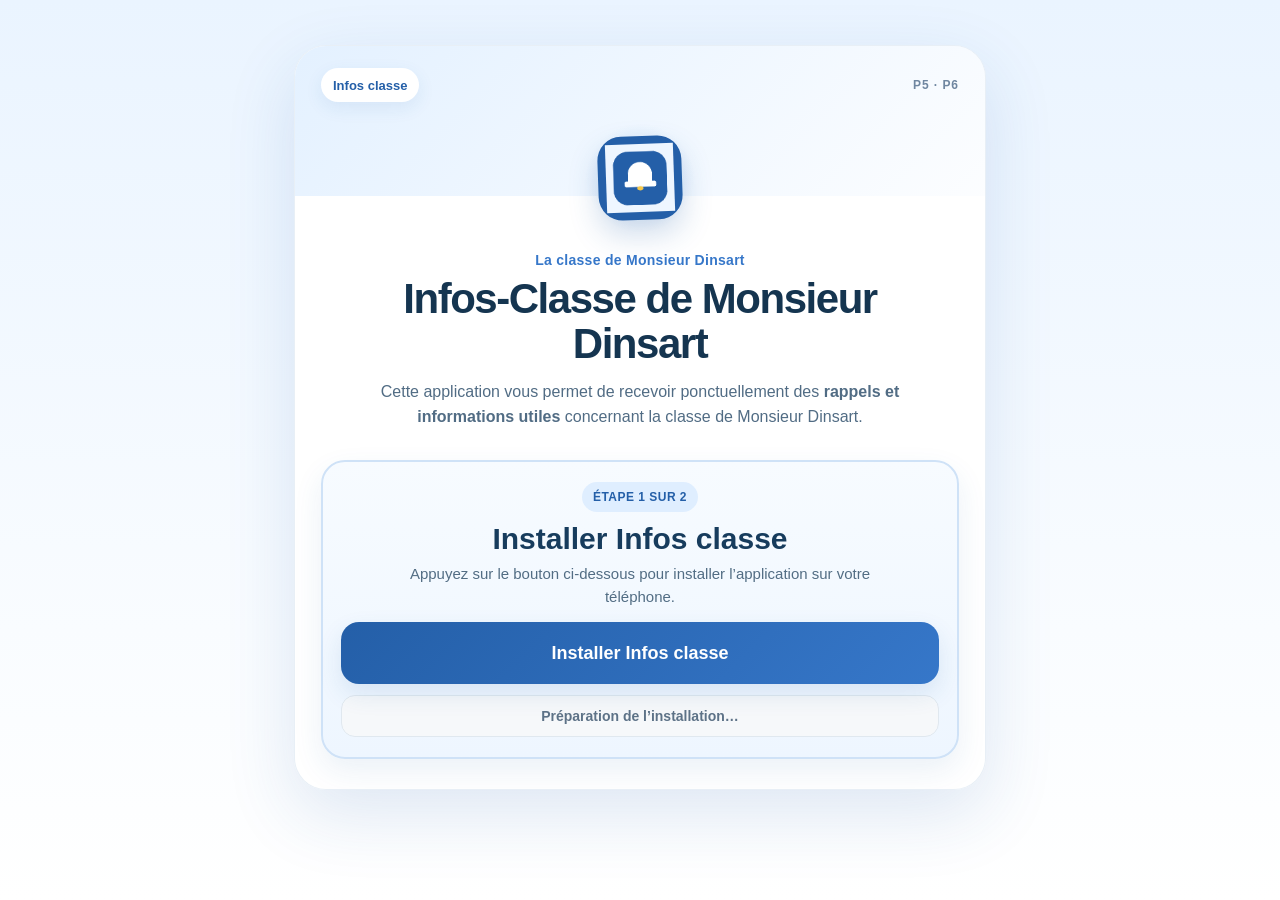
<file: index.html>
<!doctype html>
<html lang="fr-BE">
<head>
  <meta charset="utf-8">
  <meta name="viewport" content="width=device-width,initial-scale=1,viewport-fit=cover">
  <meta name="theme-color" content="#245fa8">
  <meta name="description" content="Rappels et informations utiles de la classe de Monsieur Dinsart.">
  <meta name="apple-mobile-web-app-capable" content="yes">
  <meta name="apple-mobile-web-app-status-bar-style" content="default">
  <meta name="apple-mobile-web-app-title" content="Infos classe">
  <link rel="manifest" href="manifest.webmanifest">
  <link rel="apple-touch-icon" href="icons/apple-touch-icon.png">
  <link rel="icon" href="icons/icon-192.png">
  <link rel="stylesheet" href="styles.css">
  <title>La classe de Monsieur Dinsart, infos</title>
</head>
<body>
  <div id="offline" class="offline">Hors connexion</div>

  <main class="app-shell parent-shell">
    <section class="parent-card">
      <div class="parent-topline">
        <span class="parent-badge">Infos classe</span>
        <span class="parent-mini">P5 · P6</span>
      </div>

      <div class="hero-modern">
        <div class="bell-wrap" aria-hidden="true">
          <div class="bell-glow"></div>
          <div class="logo modern-logo"><img src="icons/icon-192.png" alt=""></div>
        </div>
        <p class="eyebrow">La classe de Monsieur Dinsart</p>
        <h1>Infos-Classe de Monsieur Dinsart</h1>
        <p id="heroCopy" class="hero-copy">Cette application vous permet de recevoir ponctuellement des <strong>rappels et informations utiles</strong> concernant la classe de Monsieur Dinsart.</p>
      </div>

      <section id="setupPanel" class="setup-panel" aria-live="polite">
        <div class="setup-step" id="setupStep">Étape 1 sur 2</div>
        <h2 id="setupTitle">Installer Infos classe</h2>
        <p id="setupText">Appuyez sur le bouton ci-dessous pour installer l’application sur votre téléphone.</p>
        <div class="setup-actions">
          <button id="installBtn" class="btn btn-primary install-main">Installer Infos classe</button>
          <button id="notifyBtn" class="btn btn-primary notify-main hidden">
            <span aria-hidden="true">🔔</span>
            <span>Activer les notifications</span>
          </button>
        </div>
        <div id="status" class="status modern-status" role="status">Préparation de l’installation…</div>
        <button id="iosHelpBtn" class="btn-link hidden">Voir comment installer sur iPhone / iPad</button>
      </section>

      <div id="mainContent" class="main-content hidden">
        <div class="reminder-box" role="note" aria-label="Rappel important">
          <div class="reminder-icon" aria-hidden="true">!</div>
          <div>
            <strong>Un complément à nos communications habituelles</strong>
            <p>Les notifications sont envoyées <strong>à titre complémentaire, lorsque je l’estime nécessaire</strong>. Elles reprennent généralement des informations déjà communiquées dans <strong>le journal de classe ou la farde de communication</strong>. Elles peuvent également servir à transmettre une information urgente ou imprévue qui me serait parvenue après les heures de classe.</p>
            <p>Les notifications ne sont donc pas envoyées de manière systématique. Leur absence ne signifie pas qu’il n’y a aucune information à prendre en compte.</p>
            <p class="reference-message"><strong>Le journal de classe et la farde de communication restent les moyens de communication de référence et doivent être consultés quotidiennement.</strong></p>
          </div>
        </div>

        <div class="parent-actions">
          <button id="historyBtn" class="btn btn-light history-main">
            <span aria-hidden="true">📬</span>
            <span>Mes notifications</span>
          </button>
        </div>

        <section id="notificationHistory" class="notification-history hidden" aria-labelledby="historyTitle">
          <div class="history-head">
            <div>
              <p class="history-kicker">Historique</p>
              <h2 id="historyTitle">Mes notifications</h2>
            </div>
            <button id="closeHistoryBtn" class="history-close" type="button" aria-label="Fermer l’historique">×</button>
          </div>
          <p class="history-note">Les notifications reçues sur ce téléphone restent consultables ici.</p>
          <div id="historyList" class="history-list" aria-live="polite"></div>
        </section>

        <div class="privacy-line">
          <span aria-hidden="true">🔒</span>
          <span>Canal d’information uniquement · aucune réponse possible</span>
        </div>
      </div>
    </section>
  </main>

  <dialog id="iosDialog">
    <div class="modal ios-install-modal">
      <p class="history-kicker">Installation iPhone / iPad</p>
      <h2>Installer Infos classe</h2>
      <p>Trois gestes seulement :</p>
      <ol>
        <li>Touchez <strong>Partager</strong> dans votre navigateur.</li>
        <li>Choisissez <strong>Sur l’écran d’accueil</strong>.</li>
        <li>Touchez <strong>Ajouter</strong>.</li>
      </ol>
      <p><strong>Ensuite, ouvrez Infos classe depuis l’écran d’accueil.</strong> L’application vous demandera d’activer les notifications.</p>
      <button id="closeIosDialog" class="btn btn-primary" style="width:100%">J’ai compris</button>
    </div>
  </dialog>

  <script src="config.js"></script>
  <script type="module" src="app.js"></script>
</body>
</html>
</file>
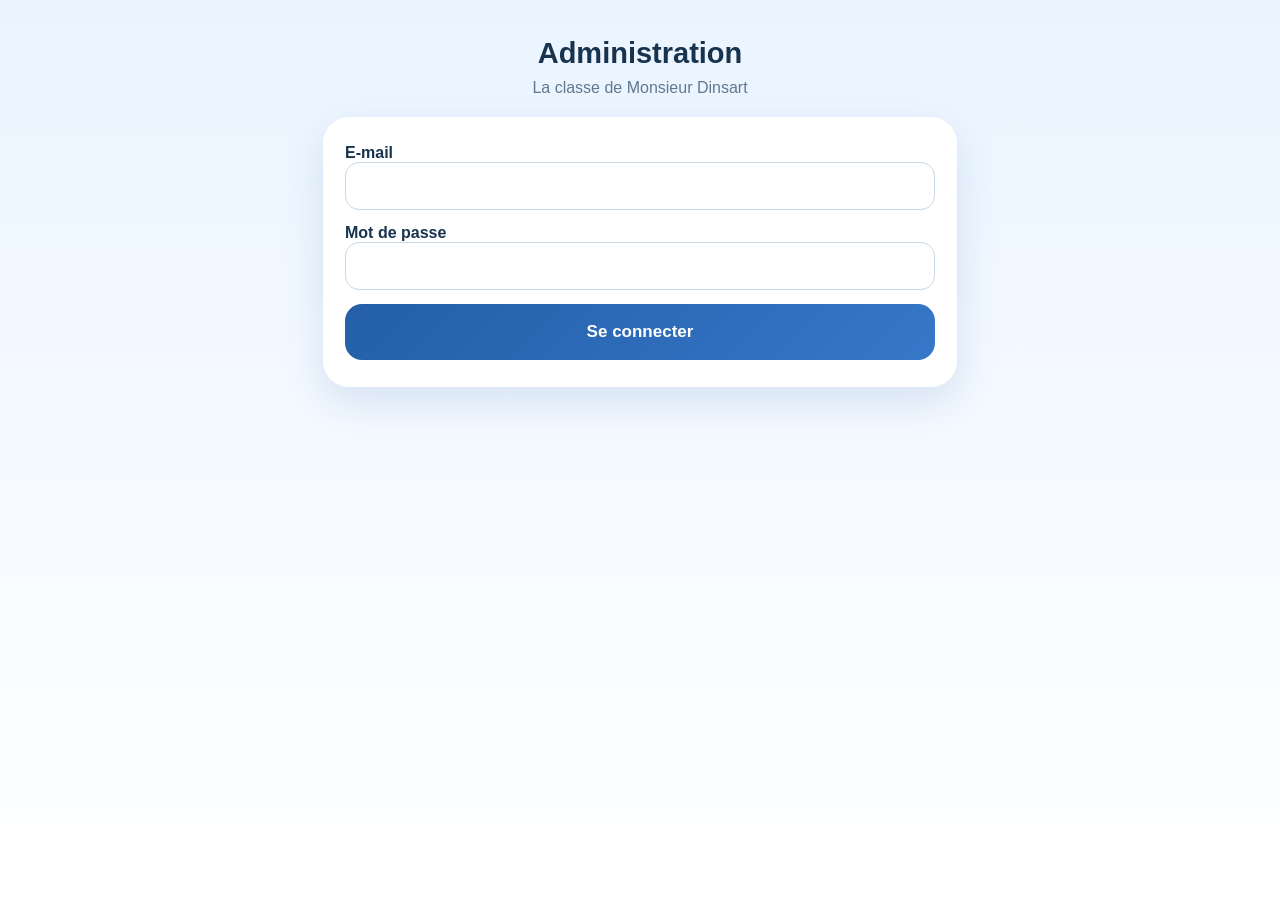
<file: admin/index.html>
<!doctype html><html lang="fr-BE"><head><meta charset="utf-8"><meta name="viewport" content="width=device-width,initial-scale=1,viewport-fit=cover"><meta name="robots" content="noindex,nofollow"><meta name="theme-color" content="#245fa8"><link rel="stylesheet" href="../styles.css"><title>Administration — La classe de Monsieur Dinsart</title></head><body><main class="admin-wrap"><header class="admin-head"><h1>Administration</h1><p>La classe de Monsieur Dinsart</p></header><section id="loginCard" class="card"><form id="loginForm" class="form"><div><label for="email">E-mail</label><input id="email" type="email" autocomplete="username" required></div><div><label for="password">Mot de passe</label><input id="password" type="password" autocomplete="current-password" required></div><button class="btn btn-primary" type="submit">Se connecter</button><div id="loginResult" class="result hidden" role="status"></div></form></section><section id="adminCard" class="card hidden"><div class="metric"><strong id="subscriberCount">—</strong><span>appareils abonnés</span></div><form id="sendForm" class="form"><div><label for="title">Titre</label><input id="title" maxlength="70" placeholder="Ex. Excursion demain" required></div><div><label for="message">Message</label><textarea id="message" maxlength="350" placeholder="Ex. N’oubliez pas le pique-nique, la gourde et une veste." required></textarea></div><button id="sendBtn" class="btn btn-primary" type="submit">ENVOYER LA NOTIFICATION</button><div id="sendResult" class="result hidden" role="status"></div></form><p class="admin-note">Les parents peuvent uniquement recevoir la notification. Cette interface n’est jamais affichée dans l’application parents.</p><button id="logoutBtn" class="btn btn-light" style="width:100%;margin-top:10px">Se déconnecter</button></section></main><script src="../config.js"></script><script type="module" src="admin.js"></script></body></html>
</file>
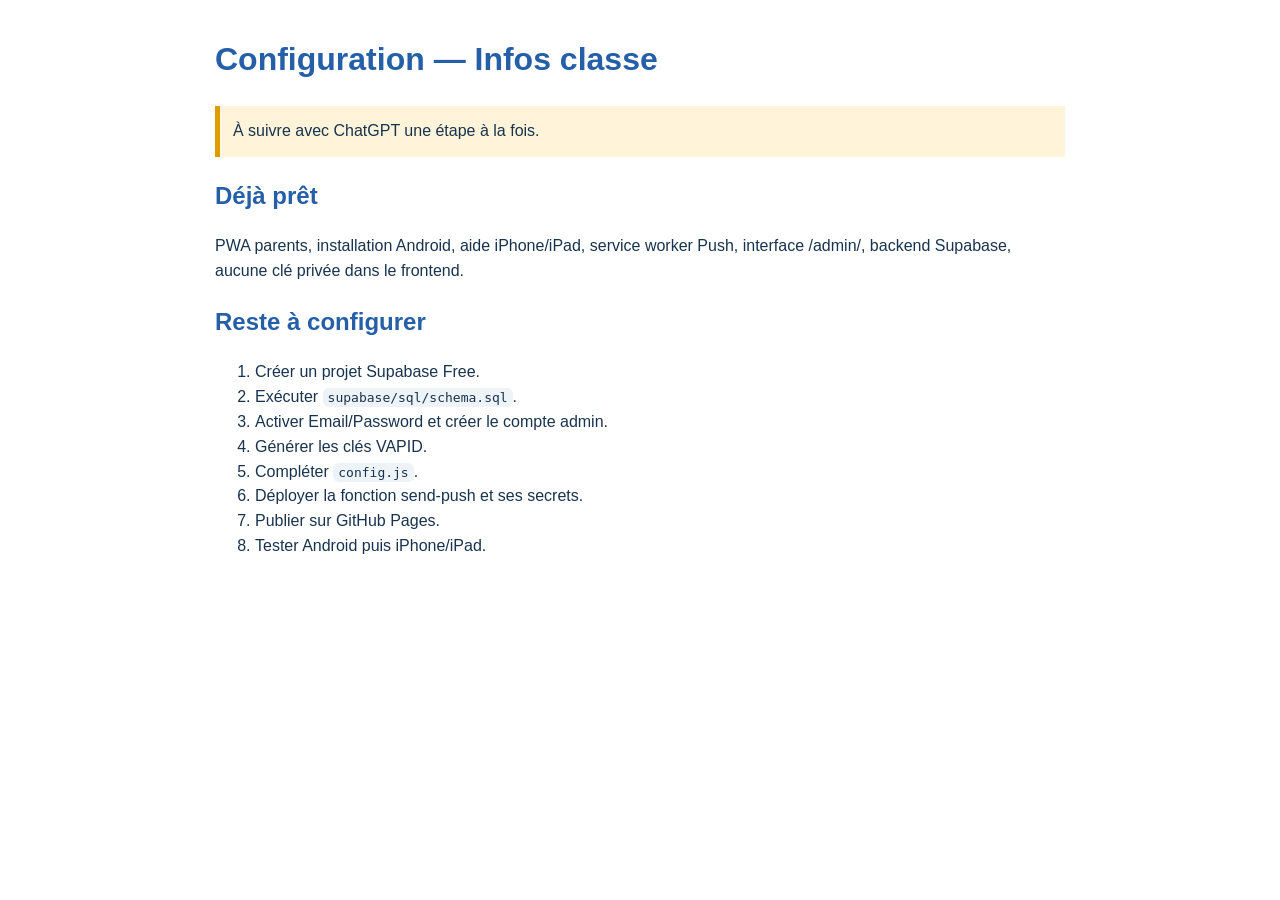
<file: GUIDE-CONFIGURATION.html>
<!doctype html><html lang="fr-BE"><meta charset="utf-8"><title>Guide configuration</title><style>body{font-family:Arial;max-width:850px;margin:35px auto;padding:0 20px;color:#18334e;line-height:1.55}h1,h2{color:#245fa8}code{background:#eef3f8;padding:2px 5px;border-radius:6px}.note{background:#fff3da;border-left:5px solid #df9c00;padding:13px}</style><h1>Configuration — Infos classe</h1><div class="note">À suivre avec ChatGPT une étape à la fois.</div><h2>Déjà prêt</h2><p>PWA parents, installation Android, aide iPhone/iPad, service worker Push, interface /admin/, backend Supabase, aucune clé privée dans le frontend.</p><h2>Reste à configurer</h2><ol><li>Créer un projet Supabase Free.</li><li>Exécuter <code>supabase/sql/schema.sql</code>.</li><li>Activer Email/Password et créer le compte admin.</li><li>Générer les clés VAPID.</li><li>Compléter <code>config.js</code>.</li><li>Déployer la fonction send-push et ses secrets.</li><li>Publier sur GitHub Pages.</li><li>Tester Android puis iPhone/iPad.</li></ol></html>
</file>
<file: styles.css>
:root{--blue:#245fa8;--blue2:#3677c9;--pale:#eef6ff;--ink:#18334e;--muted:#607890;--green:#197451;--red:#a92d28;--amber:#8a5b00;--shadow:0 16px 42px rgba(36,95,168,.14);--radius:26px}*{box-sizing:border-box}html{background:var(--pale)}body{margin:0;min-height:100vh;font-family:Arial,Helvetica,sans-serif;color:var(--ink);background:linear-gradient(180deg,#eaf4ff 0%,#f9fcff 70%,#fff 100%)}button,input,textarea{font:inherit}button{cursor:pointer}button:focus-visible,input:focus-visible,textarea:focus-visible{outline:4px solid #ffd65c;outline-offset:3px}.app-shell{width:min(680px,100%);margin:auto;padding:22px 18px calc(30px + env(safe-area-inset-bottom))}.card{background:#fff;border-radius:var(--radius);box-shadow:var(--shadow);padding:27px 22px}.hero{text-align:center;margin-top:clamp(10px,5vh,42px)}.logo{width:104px;height:104px;margin:0 auto 20px;border-radius:30px;background:var(--blue);display:grid;place-items:center}.logo img{width:82%;height:82%;object-fit:contain}h1{font-size:clamp(27px,7vw,40px);line-height:1.08;margin:0 0 10px}.subtitle{color:var(--blue2);font-weight:800;font-size:17px;margin:0 0 22px}.intro{font-size:17px;line-height:1.55;color:#425f78;margin:0 auto 24px;max-width:540px}.actions{display:grid;gap:12px}.btn{min-height:56px;border:0;border-radius:17px;padding:14px 18px;font-weight:800;font-size:17px}.btn-primary{background:linear-gradient(135deg,var(--blue),var(--blue2));color:white}.btn-secondary{background:#e7f1ff;color:var(--blue)}.btn-light{background:#f2f5f8;color:var(--ink)}.btn-link{background:none;border:0;color:var(--blue);text-decoration:underline;font-weight:700;padding:10px}.status{margin-top:15px;border-radius:15px;padding:13px 14px;background:#f2f5f8;font-weight:800}.status.ok{background:#e7f7ef;color:var(--green)}.status.warn{background:#fff3da;color:var(--amber)}.status.error{background:#ffebe9;color:var(--red)}.install-note{margin-top:18px;color:var(--muted);font-size:14px;line-height:1.45}.offline{position:fixed;top:12px;left:50%;transform:translateX(-50%);background:#fff3d5;color:#704b00;padding:8px 13px;border-radius:999px;font-weight:800;font-size:13px;box-shadow:var(--shadow);display:none;z-index:20}.offline.show{display:block}.hidden{display:none!important}dialog{border:0;padding:0;border-radius:25px;width:min(520px,calc(100% - 28px));box-shadow:0 24px 80px rgba(0,0,0,.28)}dialog::backdrop{background:rgba(12,31,49,.58)}.modal{padding:24px}.modal h2{margin:0 0 12px;font-size:25px}.modal ol{padding-left:23px;line-height:1.6}.modal li{margin-bottom:8px}.admin-wrap{width:min(670px,100%);margin:auto;padding:20px 18px 40px}.admin-head{text-align:center;margin:18px 0 20px}.admin-head h1{font-size:29px}.admin-head p{margin:7px 0;color:var(--muted)}.form{display:grid;gap:14px}label{font-weight:800}input,textarea{width:100%;border:1px solid #c9d7e5;border-radius:14px;padding:14px 15px;background:#fff;color:var(--ink);font-size:16px}textarea{min-height:145px;resize:vertical}.metric{background:#eef6ff;border-radius:16px;padding:15px;margin-bottom:14px;text-align:center}.metric strong{display:block;font-size:28px;color:var(--blue)}.metric span{font-size:13px;color:var(--muted);font-weight:700}.result{margin-top:14px;padding:13px;border-radius:14px;background:#f1f5f8;line-height:1.45}.result.ok{background:#e7f7ef;color:var(--green)}.result.error{background:#ffebe9;color:var(--red)}.admin-note{font-size:13px;color:var(--muted);line-height:1.5;margin-top:16px}

/* ===== Accueil parents — version moderne ===== */
.parent-shell{width:min(720px,100%);padding:18px 14px calc(28px + env(safe-area-inset-bottom))}
.parent-card{position:relative;overflow:hidden;background:rgba(255,255,255,.96);border:1px solid rgba(36,95,168,.10);border-radius:32px;box-shadow:0 24px 70px rgba(36,95,168,.14);padding:18px 18px 22px;margin-top:clamp(6px,3vh,28px)}
.parent-card::before{content:"";position:absolute;inset:0 0 auto 0;height:150px;background:linear-gradient(135deg,rgba(226,240,255,.95),rgba(246,250,255,.35));z-index:0}
.parent-card>*{position:relative;z-index:1}
.parent-topline{display:flex;align-items:center;justify-content:space-between;gap:12px;margin-bottom:6px}
.parent-badge{display:inline-flex;align-items:center;min-height:34px;padding:7px 12px;border-radius:999px;background:#fff;color:var(--blue);font-size:13px;font-weight:800;box-shadow:0 6px 18px rgba(36,95,168,.09)}
.parent-mini{font-size:12px;font-weight:800;letter-spacing:.08em;color:#6f86a0;text-transform:uppercase}
.hero-modern{text-align:center;padding:8px 6px 5px}
.bell-wrap{position:relative;width:116px;height:116px;margin:4px auto 16px;display:grid;place-items:center}
.bell-glow{position:absolute;width:110px;height:110px;border-radius:50%;background:radial-gradient(circle,rgba(76,145,222,.22),rgba(76,145,222,.04) 58%,transparent 70%)}
.modern-logo{position:relative;width:84px;height:84px;margin:0;border-radius:24px;box-shadow:0 14px 30px rgba(36,95,168,.22);transform:rotate(-2deg)}
.eyebrow{margin:0 0 8px;color:var(--blue2);font-size:14px;font-weight:800;letter-spacing:.02em}
.hero-modern h1{margin:0 auto 13px;max-width:600px;font-size:clamp(28px,7.3vw,42px);line-height:1.08;letter-spacing:-.035em;color:#153550}
.hero-copy{max-width:570px;margin:0 auto 18px;color:#516c84;font-size:16px;line-height:1.55}
.reminder-box{display:grid;grid-template-columns:42px 1fr;gap:13px;align-items:start;margin:16px 0 18px;padding:17px;border:1px solid #d8e8f7;border-radius:20px;background:linear-gradient(135deg,#f2f8ff,#fbfdff)}
.reminder-icon{width:42px;height:42px;border-radius:14px;display:grid;place-items:center;background:#245fa8;color:#fff;font-weight:900;font-size:22px;box-shadow:0 8px 18px rgba(36,95,168,.18)}
.reminder-box strong{display:block;margin:1px 0 5px;color:#173c5d;font-size:16px}
.reminder-box p{margin:0;color:#526d84;font-size:14px;line-height:1.52}
.parent-actions{display:grid;gap:10px;margin-top:4px}
.notify-main,.install-main,.history-main{width:100%;min-height:58px;border-radius:18px;font-size:17px;box-shadow:0 10px 24px rgba(36,95,168,.12)}
.notify-main,.history-main{display:flex;align-items:center;justify-content:center;gap:9px}
.modern-status{margin-top:12px;border:1px solid #e0e8ef;background:#f6f8fa;color:#5d7287;font-size:14px;border-radius:14px;padding:12px 13px}
.privacy-line{display:flex;align-items:center;justify-content:center;gap:7px;margin-top:15px;color:#75889b;font-size:12px;font-weight:700;text-align:center}
.parent-card .btn-link{display:block;margin:7px auto 0;font-size:13px}
@media (min-width:600px){.parent-card{padding:22px 26px 26px}.reminder-box{padding:18px 20px}.parent-actions{grid-template-columns:1fr}.hero-modern{padding-inline:18px}}
.reference-message{margin-top:.85rem}.reference-message strong{display:block}

/* ===== Installation guidée ===== */
.setup-panel{margin:8px 0 4px;padding:20px 18px;border:2px solid #cfe2f7;border-radius:24px;background:linear-gradient(180deg,#f7fbff,#eef6ff);text-align:center;box-shadow:0 12px 30px rgba(36,95,168,.09)}
.setup-step{display:inline-flex;align-items:center;justify-content:center;min-height:30px;padding:6px 11px;border-radius:999px;background:#dfeeff;color:#245fa8;font-size:12px;font-weight:900;letter-spacing:.04em;text-transform:uppercase}
.setup-panel h2{margin:10px 0 7px;color:#173c5d;font-size:clamp(23px,6vw,30px)}
.setup-panel>p{max-width:520px;margin:0 auto 14px;color:#526d84;font-size:15px;line-height:1.5}
.setup-actions{display:grid;gap:10px}
.setup-actions .btn{min-height:62px;font-size:18px}
.setup-panel .modern-status{margin:11px 0 0}
.ios-install-modal>p{color:#526d84;line-height:1.5}.ios-install-modal ol{margin:12px 0 16px}.ios-install-modal li{font-size:16px}

/* ===== Historique local des notifications ===== */
.notification-history{margin-top:16px;padding:17px;border:1px solid #d8e8f7;border-radius:20px;background:#fbfdff}.history-head{display:flex;align-items:flex-start;justify-content:space-between;gap:12px}.history-kicker{margin:0 0 3px;color:var(--blue2);font-size:12px;font-weight:900;text-transform:uppercase;letter-spacing:.08em}.history-head h2{margin:0;font-size:22px;color:#173c5d}.history-close{width:38px;height:38px;border:0;border-radius:12px;background:#eef4fa;color:#35526d;font-size:26px;line-height:1}.history-note{margin:8px 0 14px;color:#6a7f93;font-size:13px;line-height:1.45}.history-list{display:grid;gap:10px}.history-empty{padding:18px;border-radius:15px;background:#f1f5f8;color:#6d8193;text-align:center;font-weight:700}.history-item{padding:14px 15px;border:1px solid #dce8f3;border-radius:16px;background:#fff;box-shadow:0 7px 18px rgba(36,95,168,.06)}.history-item-top{display:flex;align-items:flex-start;justify-content:space-between;gap:12px}.history-item-title{margin:0 0 5px;color:#173c5d;font-size:16px;font-weight:900}.history-item-body{margin:0 0 9px;color:#506b82;font-size:14px;line-height:1.5;white-space:pre-wrap}.history-item-date{margin:0;color:#8192a2;font-size:12px;font-weight:700}.history-delete{flex:0 0 auto;border:1px solid #f0c5c2;border-radius:10px;background:#fff4f2;color:#a92d28;padding:7px 9px;font-size:12px;font-weight:800}.history-delete:disabled{opacity:.55;cursor:default}@media(max-width:430px){.history-item-top{gap:8px}.history-delete{padding:6px 8px;font-size:11px}.setup-panel{padding:17px 14px}.setup-actions .btn{font-size:17px}}
</file>
